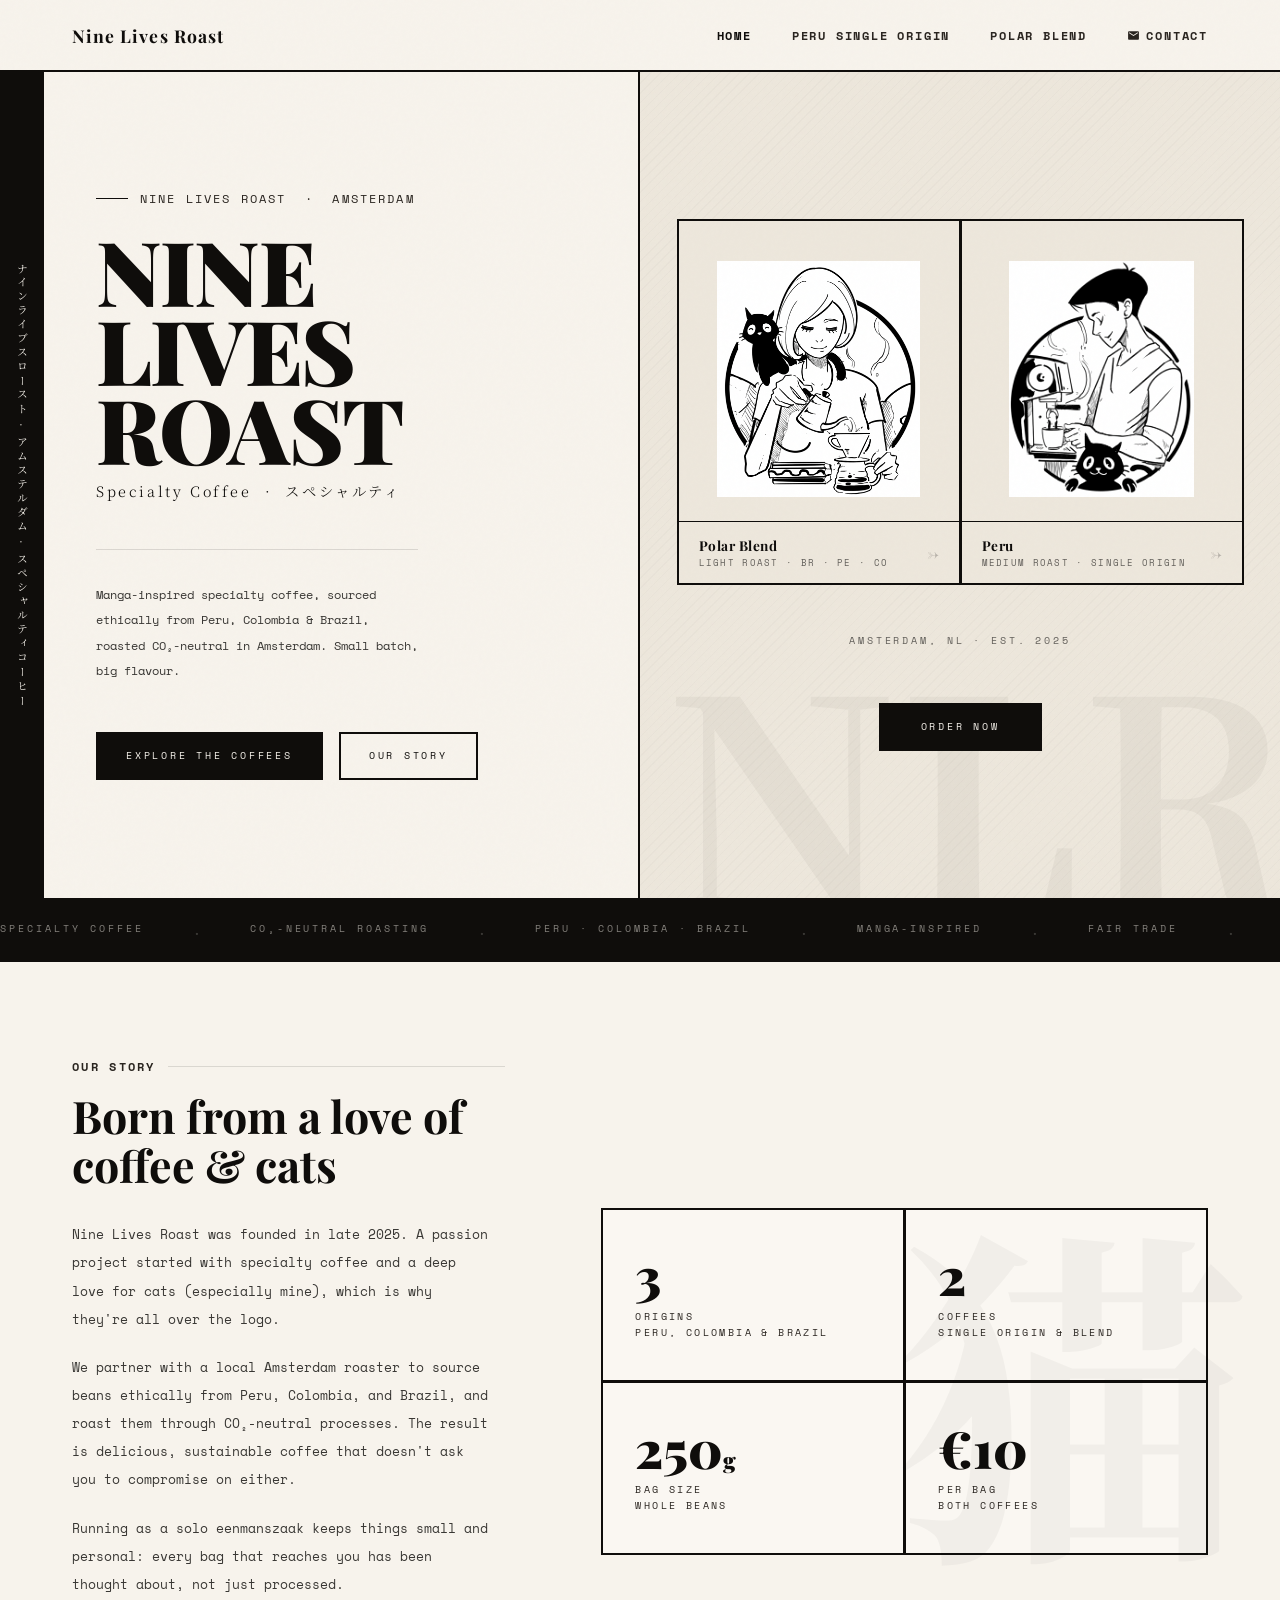
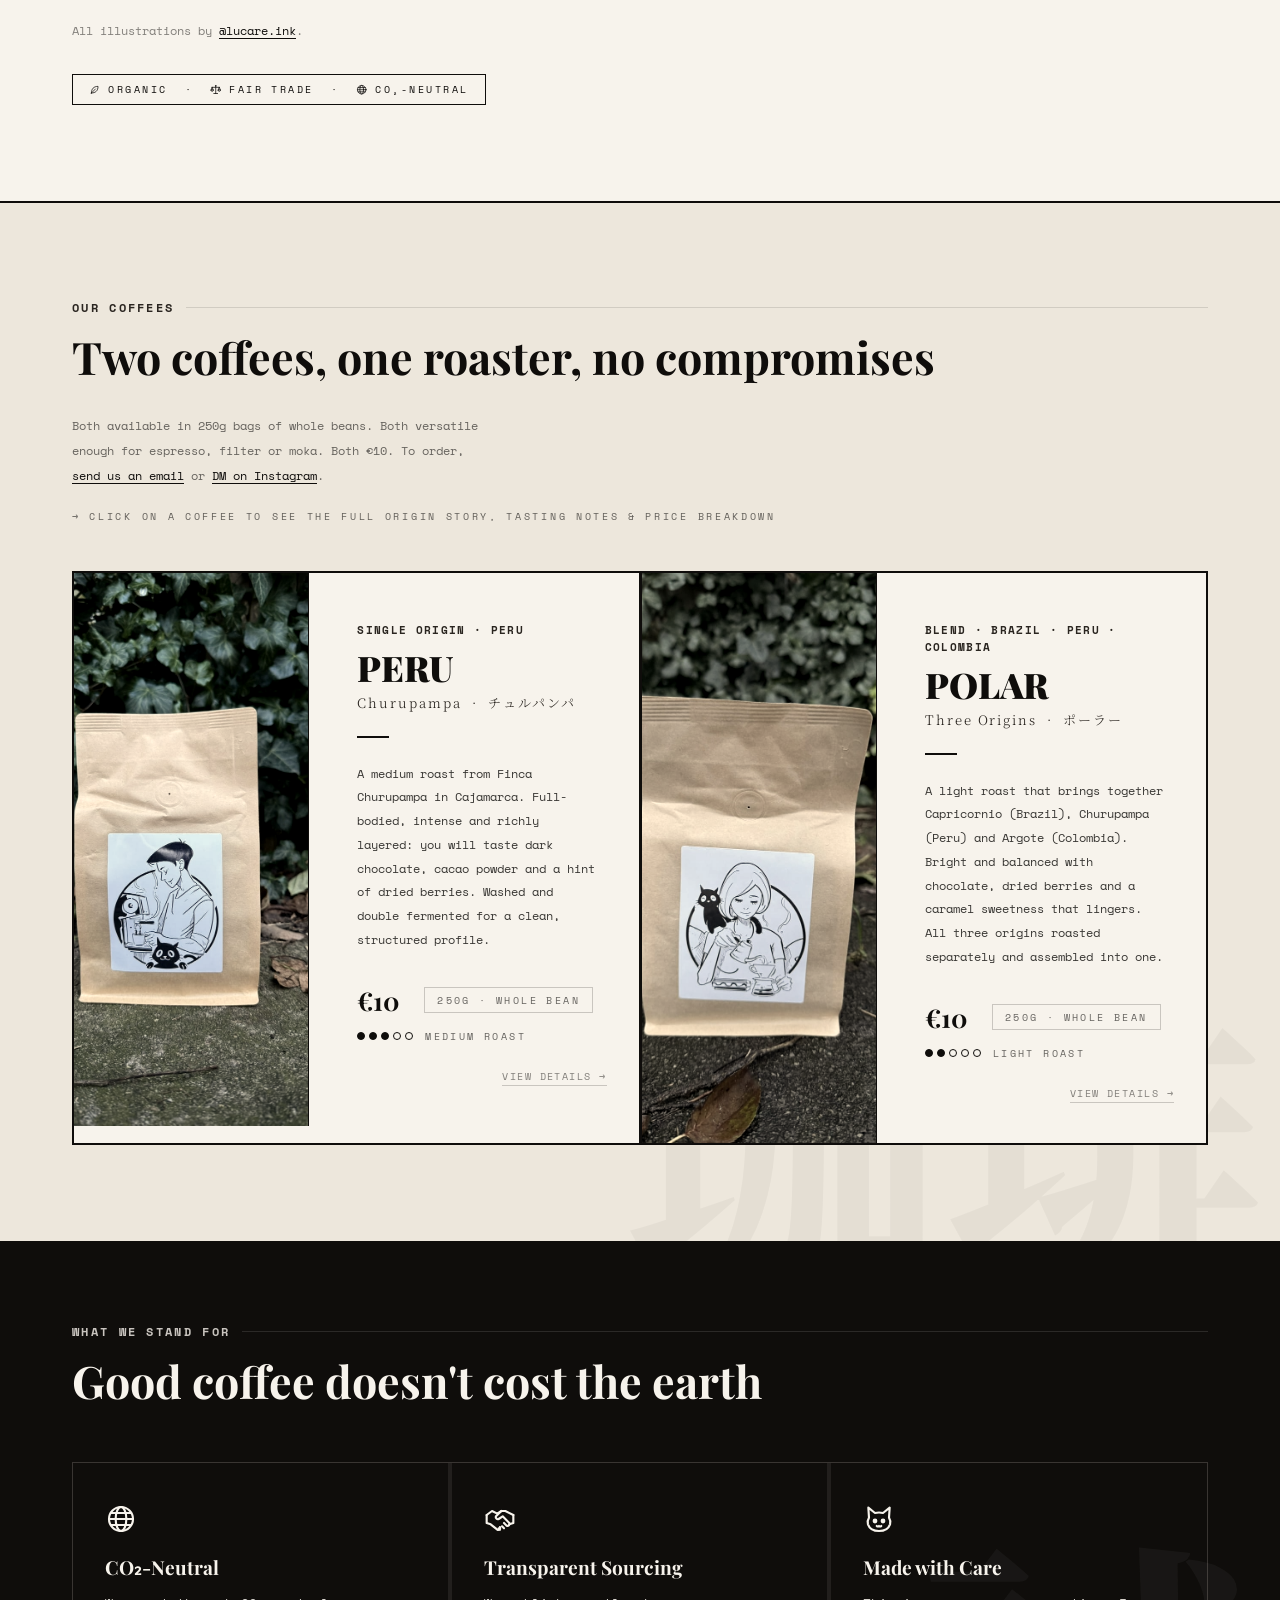
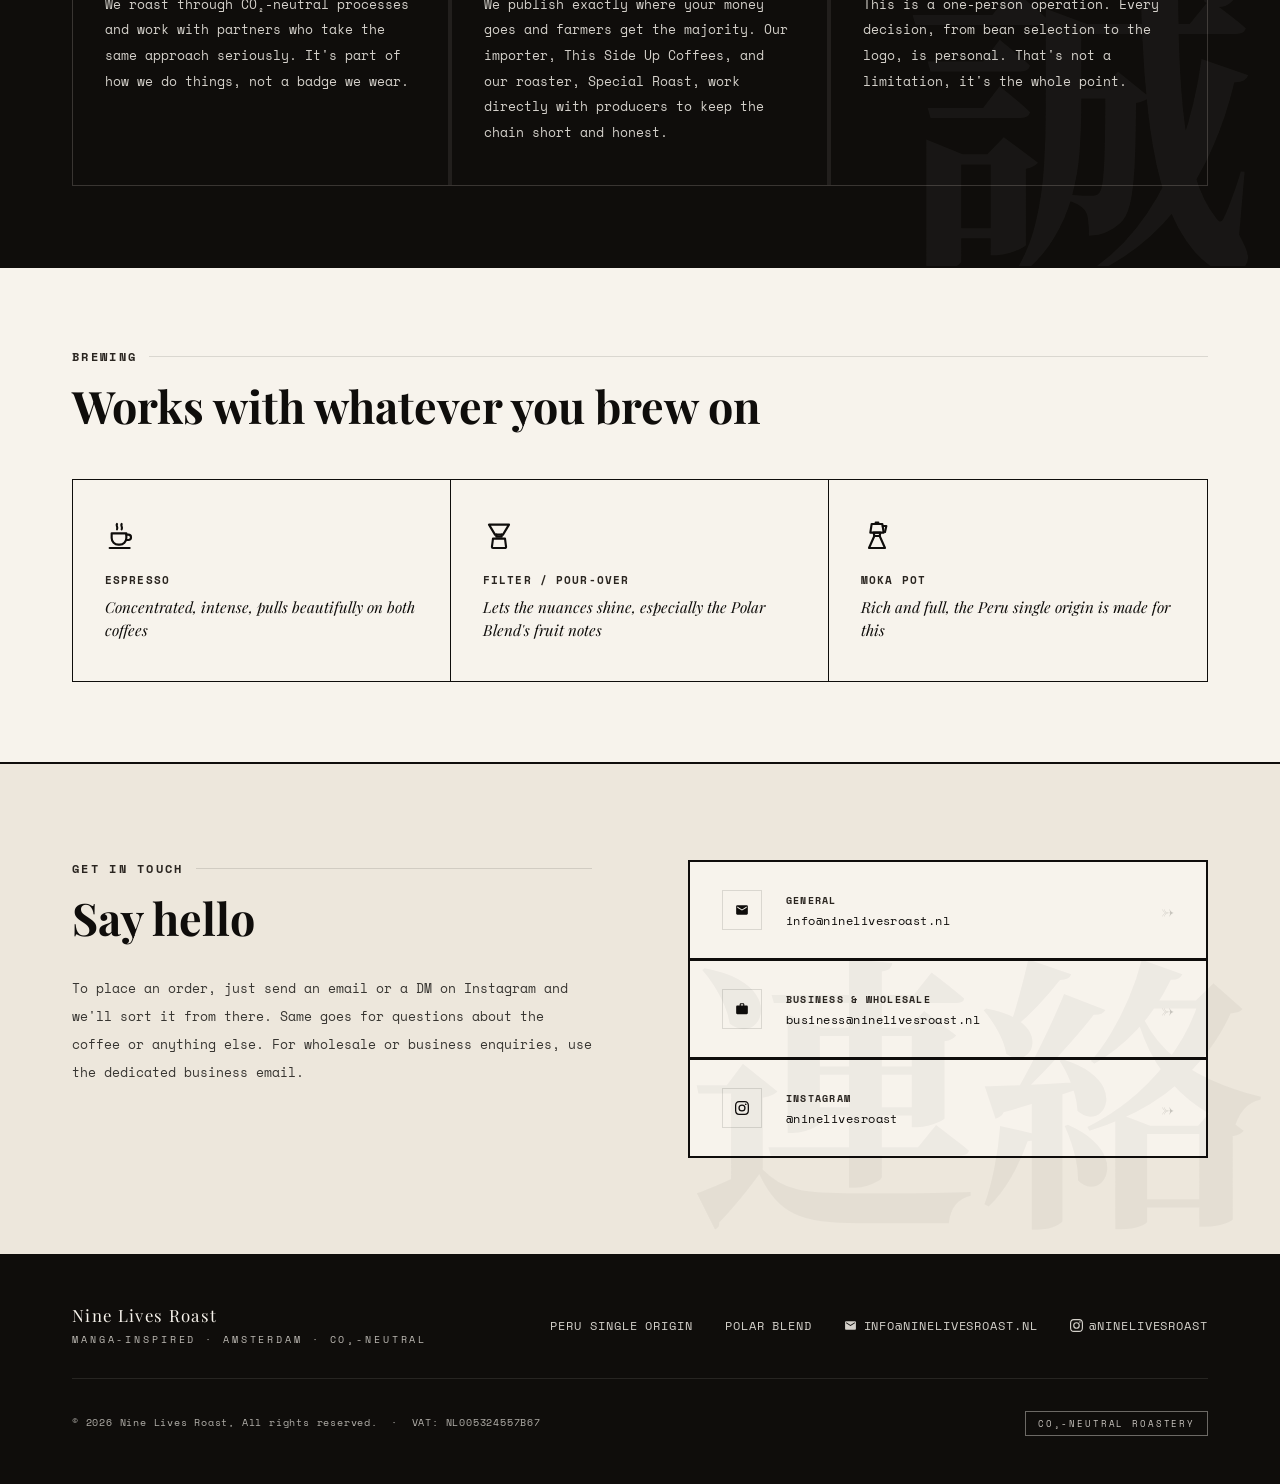
<file: index.html>
<!DOCTYPE html>
<html lang="en">
<head>
  <meta charset="UTF-8" />
  <meta name="viewport" content="width=device-width, initial-scale=1.0" />
  <title>Nine Lives Roast — Specialty Coffee · Amsterdam</title>
  <meta name="description" content="Manga-inspired specialty coffee from Amsterdam: ethically sourced beans from Peru, Colombia &amp; Brazil, roasted CO₂-neutral. 250g bags, €10." />
  <meta property="og:type" content="website" />
  <meta property="og:title" content="Nine Lives Roast — Specialty Coffee · Amsterdam" />
  <meta property="og:description" content="Manga-inspired specialty coffee from Amsterdam: ethically sourced beans from Peru, Colombia &amp; Brazil, roasted CO₂-neutral. 250g bags, €10." />
  <meta property="og:url" content="https://ninelivesroast.nl/" />
  <meta property="og:image" content="https://ninelivesroast.nl/label_lightroast.png" />
  <link rel="icon" href="favicon.svg" type="image/svg+xml" />
  <link rel="icon" href="favicon-32.png" sizes="32x32" type="image/png" />
  <link rel="apple-touch-icon" href="apple-touch-icon.png" />
  <link rel="canonical" href="https://ninelivesroast.nl/" />
  <link rel="preconnect" href="https://fonts.googleapis.com" />
  <link rel="preconnect" href="https://fonts.gstatic.com" crossorigin />
  <link href="https://fonts.googleapis.com/css2?family=Playfair+Display:ital,wght@0,700;0,900;1,700&family=Space+Mono:wght@400;700&family=Noto+Serif+JP:wght@300;400;700&display=swap" rel="stylesheet" />
  <link rel="stylesheet" href="site.css" />
  <style>
    /* Home page only — shared rules live in site.css */

    /* ══════════════════════════════════
       HERO
    ══════════════════════════════════ */
    .hero { min-height: calc(100vh - var(--nav-h)); }

    .hero-left {
      position: relative;
      background: var(--paper);
      display: flex;
      flex-direction: column;
      justify-content: center;
      padding: 5rem 3rem 5rem 6rem;
      z-index: 2;
      border-right: 2px solid var(--ink);
    }

    .hero-title {
      font-family: "Playfair Display", serif;
      font-size: clamp(3.5rem, 7vw, 6.5rem);
      font-weight: 900;
      line-height: .88;
      letter-spacing: -.02em;
      color: var(--ink);
      margin-bottom: .75rem;
    }

    .hero-subtitle {
      font-family: "Noto Serif JP", serif;
      font-size: .9rem;
      font-weight: 300;
      color: var(--ink);
      letter-spacing: .18em;
      margin-bottom: 3rem;
    }

    .hero-intro {
      font-size: .76rem;
      line-height: 2.1;
      color: rgba(15,13,11,.82);
      max-width: 46ch;
      margin-bottom: 3rem;
      border-top: 1px solid var(--rule-lt);
      padding-top: 2rem;
    }

    .hero-cta-row {
      display: flex; flex-wrap: wrap; gap: 1rem; align-items: center;
    }
    .btn-primary {
      display: inline-flex; align-items: center; gap: .5rem;
      background: var(--ink); color: var(--paper);
      font-family: "Space Mono", monospace;
      font-size: .62rem; letter-spacing: .28em;
      text-transform: uppercase; text-decoration: none;
      padding: .9rem 1.75rem;
      transition: background .2s, color .2s;
      border: 2px solid var(--ink);
    }
    .btn-primary, .btn-secondary { white-space: nowrap; }
    .btn-primary:hover { background: transparent; color: var(--ink); }
    .btn-secondary {
      display: inline-flex; align-items: center; gap: .5rem;
      background: transparent; color: var(--ink);
      font-family: "Space Mono", monospace;
      font-size: .62rem; letter-spacing: .28em;
      text-transform: uppercase; text-decoration: none;
      padding: .9rem 1.75rem;
      transition: background .2s, color .2s;
      border: 2px solid var(--ink);
    }
    .btn-secondary:hover { background: var(--ink); color: var(--paper); }

    /* hero right — logo display */
    .hero-right {
      position: relative;
      background: var(--paper-warm);
      display: flex;
      align-items: center;
      justify-content: center;
      overflow: hidden;
    }
    .hero-right::after {
      content: "";
      position: absolute; inset: 0;
      background: repeating-linear-gradient(
        -45deg,
        transparent, transparent 6px,
        rgba(15,13,11,.02) 6px, rgba(15,13,11,.02) 7px
      );
      pointer-events: none;
    }
    .hero-logo-wrap {
      position: relative; z-index: 2;
      display: flex; flex-direction: column;
      align-items: center; gap: 3rem;
      /* cap to the column so the label cards shrink instead of being clipped on 900–1200px screens */
      max-width: calc(100% - 3rem);
    }
    .logo-pair {
      display: flex; gap: 3px;
      background: var(--ink);
      border: 2px solid var(--ink);
      max-width: 100%;
    }
    .logo-cell {
      background: var(--paper-warm);
      display: flex; flex-direction: column;
      align-items: center;
      width: 280px;
      flex: 0 1 280px; min-width: 0;
    }
    .logo-cell-img {
      padding: 2.5rem 2rem 1.5rem;
      display: flex; align-items: center; justify-content: center;
      width: 100%; height: 300px;
    }
    .logo-cell img {
      width: 100%; height: 100%;
      object-fit: contain;
      filter: contrast(1.1);
    }
    .logo-cell-footer {
      width: 100%;
      border-top: 1.5px solid var(--ink);
      padding: .85rem 1.25rem;
      display: flex; align-items: center; justify-content: space-between;
      text-decoration: none;
      background: var(--paper-warm);
      transition: background .2s;
    }
    .logo-cell-footer:hover { background: var(--paper); }
    .logo-cell-name {
      font-family: "Playfair Display", serif;
      font-size: .85rem; font-weight: 700;
      color: var(--ink); letter-spacing: .04em;
    }
    .logo-cell-sub {
      font-size: .58rem; letter-spacing: .14em;
      text-transform: uppercase; color: var(--muted);
      margin-top: .15rem;
    }
    .logo-cell-arrow {
      font-family: "Playfair Display", serif;
      font-size: 1.1rem; color: rgba(15,13,11,.25);
      transition: color .2s, transform .2s;
    }
    .logo-cell-footer:hover .logo-cell-arrow { color: var(--ink); transform: translateX(3px); }
    .hero-stamp {
      font-size: .6rem; letter-spacing: .3em;
      text-transform: uppercase; color: var(--muted);
      text-align: center;
    }

    /* big background text */
    .hero-bg-text {
      position: absolute;
      bottom: -2rem; right: -1rem;
      font-family: "Noto Serif JP", serif;
      font-size: 18rem; font-weight: 700;
      color: rgba(15,13,11,.04);
      line-height: 1; pointer-events: none;
      white-space: nowrap;
    }

    /* ══════════════════════════════════
       PHILOSOPHY STRIP
    ══════════════════════════════════ */
    .philosophy-strip {
      background: var(--ink);
      border-bottom: 2px solid var(--ink);
      overflow: hidden;
      white-space: nowrap;
      padding: .9rem 0;
      position: relative;
    }
    .marquee-track {
      display: inline-flex; gap: 3rem;
      animation: marquee 22s linear infinite;
    }
    .marquee-item {
      font-size: .62rem; letter-spacing: .3em;
      text-transform: uppercase;
      color: rgba(247,243,236,.5);
      flex-shrink: 0;
    }
    .marquee-dot {
      color: rgba(247,243,236,.2);
    }
    @keyframes marquee {
      from { transform: translateX(0); }
      to   { transform: translateX(-50%); }
    }

    /* ══════════════════════════════════
       ABOUT SECTION
    ══════════════════════════════════ */
    .about-section {
      background: var(--paper);
      padding: 6rem 4.5rem;
      display: grid;
      grid-template-columns: 1fr 1.4fr;
      gap: 6rem; align-items: center;
      border-bottom: 2px solid var(--ink);
      position: relative; overflow: hidden;
    }
    .about-section::before {
      content: "猫";
      position: absolute; right: 2rem; top: 50%;
      transform: translateY(-50%);
      font-family: "Noto Serif JP", serif;
      font-size: 22rem; font-weight: 700;
      color: rgba(15,13,11,.035);
      pointer-events: none; line-height: 1;
    }
    .about-text p {
      font-size: .8rem; line-height: 2.2;
      color: rgba(15,13,11,.82); max-width: 52ch;
    }
    .about-text p + p { margin-top: 1.25rem; }
    .about-badge {
      display: inline-flex; gap: .5rem; align-items: center;
      border: 1.5px solid var(--ink);
      padding: .45rem 1rem;
      font-size: .62rem; letter-spacing: .25em;
      text-transform: uppercase; color: var(--ink); margin-top: 2rem;
    }

    /* stats panel */
    .about-stats {
      display: grid;
      grid-template-columns: 1fr 1fr;
      gap: 3px;
      background: var(--ink);
      border: 2px solid var(--ink);
    }
    .stat-cell {
      background: var(--panel-bg);
      padding: 2.5rem 2rem;
      transition: background .2s;
    }
    .stat-cell:hover { background: var(--paper-warm); }
    .stat-num {
      font-family: "Playfair Display", serif;
      font-size: 3.2rem; font-weight: 900;
      color: var(--ink); line-height: 1; margin-bottom: .5rem;
    }
    .stat-num span { font-size: 1.4rem; }
    .stat-label {
      font-size: .6rem; letter-spacing: .25em;
      text-transform: uppercase; color: var(--ink-mid); line-height: 1.6;
    }

    /* ══════════════════════════════════
       PRODUCTS SECTION
    ══════════════════════════════════ */
    .products-section {
      background: var(--paper-warm);
      padding: 6rem 4.5rem;
      border-bottom: 2px solid var(--ink);
      position: relative; overflow: hidden;
    }
    .products-section::before {
      content: "珈琲";
      position: absolute; right: 1rem; bottom: -3rem;
      font-family: "Noto Serif JP", serif;
      font-size: 20rem; font-weight: 700;
      color: rgba(15,13,11,.04);
      pointer-events: none; line-height: 1;
    }
    .products-grid {
      display: grid;
      grid-template-columns: 1fr 1fr;
      gap: 3px;
      background: var(--ink);
      border: 2px solid var(--ink);
      margin-top: 3rem;
    }
    .product-card {
      background: var(--paper);
      transition: background .2s;
      text-decoration: none; color: inherit;
      display: block;
      position: relative; overflow: hidden;
    }
    .product-card:hover { background: var(--panel-bg); }
    .product-card-inner {
      display: grid;
      grid-template-columns: 1fr 1.4fr;
    }
    .product-bag {
      border-right: 1.5px solid var(--ink);
      overflow: hidden;
    }
    .product-bag img {
      width: 100%; height: 100%;
      object-fit: cover;
      filter: saturate(0.7) sepia(0.3) contrast(1.1) brightness(1.0);
      display: block;
      transition: transform 6s ease;
    }
    .product-card:hover .product-bag img { transform: scale(1.04); }
    .product-info {
      /* extra bottom room so the "View details →" label never overlaps the roast pips */
      padding: 3rem 2.5rem 5rem 3rem;
      position: relative;
    }
    .product-info::after {
      content: "View details →";
      position: absolute; bottom: 2.5rem; right: 2rem;
      font-family: "Space Mono", monospace;
      font-size: .6rem; letter-spacing: .15em;
      text-transform: uppercase;
      color: rgba(15,13,11,.5);
      border-bottom: 1.5px solid rgba(15,13,11,.2);
      padding-bottom: 2px;
      transition: color .2s, transform .2s, border-color .2s;
    }
    .product-card:hover .product-info::after { color: var(--ink); transform: translateX(4px); border-color: var(--ink); }
    .product-label {
      font-size: .7rem; letter-spacing: .12em;
      text-transform: uppercase; color: var(--ink-mid); margin-bottom: .75rem; font-weight: 700;
    }
    .product-name {
      font-family: "Playfair Display", serif;
      font-size: 2.2rem; font-weight: 900;
      color: var(--ink); line-height: 1; margin-bottom: .5rem;
    }
    .product-sub {
      font-family: "Noto Serif JP", serif;
      font-size: .82rem; font-weight: 300;
      color: var(--ink-mid); letter-spacing: .15em; margin-bottom: 1.5rem;
    }
    .product-divider {
      width: 2rem; height: 2px;
      background: var(--ink); margin-bottom: 1.5rem;
    }
    .product-desc {
      font-size: .74rem; line-height: 2.0;
      color: rgba(15,13,11,.82); max-width: 40ch; margin-bottom: 2rem;
    }
    .product-meta-row {
      display: flex; gap: 1.5rem; align-items: center;
    }
    .product-price {
      font-family: "Playfair Display", serif;
      font-size: 1.6rem; font-weight: 700; color: var(--ink);
    }
    .product-tag {
      font-size: .6rem; letter-spacing: .25em;
      text-transform: uppercase; color: var(--muted);
      border: 1px solid rgba(15,13,11,.2);
      padding: .3rem .75rem;
    }
    .roast-pip {
      display: inline-flex; gap: 4px; align-items: center; margin-top: .75rem;
    }
    .pip {
      width: 8px; height: 8px; border-radius: 50%;
      border: 1.5px solid var(--ink);
    }
    .pip.filled { background: var(--ink); }
    .roast-label {
      font-size: .6rem; letter-spacing: .25em;
      text-transform: uppercase; color: var(--muted);
      margin-left: .5rem;
    }

    /* ══════════════════════════════════
       VALUES STRIP (dark)
    ══════════════════════════════════ */
    .values-section {
      background: var(--ink);
      padding: 5rem 4.5rem;
      border-bottom: 2px solid var(--ink);
      position: relative; overflow: hidden;
    }
    .values-section::before {
      content: "誠";
      position: absolute; right: 1.5rem; bottom: -5rem;
      font-family: "Noto Serif JP", serif;
      font-size: 22rem; font-weight: 700;
      color: rgba(247,243,236,.04); pointer-events: none;
    }
    .values-section .section-eyebrow { color: rgba(247,243,236,.8); }
    .values-section .section-eyebrow::after { background: rgba(247,243,236,.12); }
    .values-section .section-title { color: var(--paper); margin-bottom: 3.5rem; }
    .values-grid {
      display: grid;
      grid-template-columns: repeat(3, 1fr);
      gap: 3px;
      background: rgba(247,243,236,.08);
      border: 1px solid rgba(247,243,236,.1);
    }
    .value-cell {
      background: var(--ink);
      padding: 2.5rem 2rem;
      border-right: 1px solid rgba(247,243,236,.08);
      transition: background .2s;
    }
    .value-cell:last-child { border-right: none; }
    .value-cell:hover { background: rgba(247,243,236,.04); }
    .value-icon {
      width: 2rem; height: 2rem; margin-bottom: 1.2rem; display: block;
      color: var(--paper);
    }
    .value-name {
      font-family: "Playfair Display", serif;
      font-size: 1.2rem; font-weight: 700;
      color: var(--paper); margin-bottom: .75rem;
    }
    .value-desc {
      font-size: .8rem; line-height: 2.0;
      color: rgba(247,243,236,.85);
    }

    /* ══════════════════════════════════
       METHODS SECTION
    ══════════════════════════════════ */
    .methods-section {
      background: var(--paper);
      padding: 5rem 4.5rem;
      border-bottom: 2px solid var(--ink);
    }
    .methods-grid {
      display: grid;
      grid-template-columns: repeat(3, 1fr);
      border: 1.5px solid var(--ink);
      margin-top: 3rem;
    }
    .method-card {
      padding: 2.5rem 2rem;
      border-right: 1.5px solid var(--ink);
      transition: background .2s;
    }
    .method-card:last-child { border-right: none; }
    .method-card:hover { background: var(--paper-warm); }
    .method-icon { width: 2rem; height: 2rem; margin-bottom: 1.2rem; display: block; color: var(--ink); }
    .method-name {
      font-size: .7rem; letter-spacing: .1em; text-transform: uppercase; color: var(--ink-mid); margin-bottom: .5rem; font-weight: 700;
    }
    .method-desc {
      font-family: "Playfair Display", serif;
      font-style: italic; font-size: .95rem;
      color: var(--ink); line-height: 1.5;
    }

    /* ══════════════════════════════════
       CONTACT SECTION
    ══════════════════════════════════ */
    .contact-section {
      background: var(--paper-warm);
      padding: 6rem 4.5rem;
      display: grid;
      grid-template-columns: 1fr 1fr;
      gap: 6rem; align-items: start;
      border-bottom: 2px solid var(--ink);
      position: relative; overflow: hidden;
    }
    .contact-section::before {
      content: "連絡";
      position: absolute; right: 1rem; bottom: -2rem;
      font-family: "Noto Serif JP", serif;
      font-size: 18rem; font-weight: 700;
      color: rgba(15,13,11,.04); pointer-events: none;
    }
    .contact-text p {
      font-size: .8rem; line-height: 2.2;
      color: rgba(15,13,11,.82);
    }
    .contact-links {
      display: flex; flex-direction: column; gap: 3px;
      background: var(--ink);
      border: 2px solid var(--ink);
    }
    .contact-link-row {
      background: var(--paper);
      padding: 1.75rem 2rem;
      display: flex; align-items: center; gap: 1.5rem;
      text-decoration: none; color: inherit;
      transition: background .2s;
    }
    .contact-link-row:hover { background: var(--panel-bg); }
    .contact-link-icon {
      width: 2.5rem; height: 2.5rem;
      display: flex; align-items: center; justify-content: center;
      border: 1.5px solid var(--rule-lt);
      flex-shrink: 0;
    }
    .contact-link-icon svg { width: 14px; height: 14px; fill: var(--ink); }
    .contact-link-label {
      font-size: .65rem; letter-spacing: .12em;
      text-transform: uppercase; color: var(--ink-mid); margin-bottom: .25rem; font-weight: 700;
    }
    .contact-link-val {
      font-size: .72rem; color: var(--ink); letter-spacing: .04em;
      overflow-wrap: anywhere;
    }
    .contact-link-arrow {
      margin-left: auto;
      font-family: "Playfair Display", serif;
      font-size: 1.2rem; color: rgba(15,13,11,.2);
      transition: color .2s, transform .2s;
    }
    .contact-link-row:hover .contact-link-arrow { color: var(--ink); transform: translateX(4px); }

    /* ══════════════════════════════════
       RESPONSIVE
    ══════════════════════════════════ */
    @media (max-width: 900px) {
      /* hero */
      .hero { min-height: auto; }
      .hero-left { padding: 3rem 1.25rem 3rem 1.25rem; border-right: none; border-bottom: 2px solid var(--ink); }
      .hero-right { height: auto; min-height: 0; width: 100%; }
      .hero-bg-text { font-size: 8rem; }

      /* logo pair */
      .logo-pair { flex-direction: column; width: 100%; max-width: none; }
      .logo-cell { width: 100%; flex-basis: auto; }
      .logo-cell-img { height: 220px; }
      .hero-logo-wrap { padding: 2rem 0 2.5rem; width: 100%; max-width: none; align-items: stretch; gap: 1.5rem; }
      .logo-cell-footer { padding: 1rem 1.25rem; }
      .logo-cell-name { font-size: .8rem; }
      .logo-cell-sub { font-size: .55rem; }

      /* about */
      .about-section { grid-template-columns: 1fr; gap: 3rem; padding: 3.5rem 1.25rem; }
      .about-section::before { font-size: 10rem; right: 0; }
      .about-stats { grid-template-columns: 1fr 1fr; }

      /* products */
      .products-section { padding: 3.5rem 1.25rem; }
      .products-section::before { font-size: 9rem; }
      .products-grid { grid-template-columns: 1fr; }
      .product-card-inner { grid-template-columns: 1fr; }
      .product-bag { border-right: none; border-bottom: 1.5px solid var(--ink); height: 220px; }
      .product-info { padding: 2rem 1.5rem 3.5rem; }

      /* values */
      .values-section { padding: 3.5rem 1.25rem; }
      .values-section::before { font-size: 10rem; }
      .values-grid { grid-template-columns: 1fr; }
      .value-cell { border-right: none; border-bottom: 1px solid rgba(247,243,236,.08); }
      .value-cell:last-child { border-bottom: none; }

      /* methods */
      .methods-section { padding: 3.5rem 1.25rem; }
      .methods-grid { grid-template-columns: 1fr; }
      .method-card { border-right: none; border-bottom: 1.5px solid var(--ink); }
      .method-card:last-child { border-bottom: none; }

      /* contact */
      .contact-link-row { padding: 1.5rem 1.25rem; gap: 1rem; }
      .contact-section { grid-template-columns: minmax(0, 1fr); gap: 2.5rem; padding: 3.5rem 1.25rem; }
      .contact-section::before { font-size: 9rem; }
    }
  </style>
</head>
<body>

<!-- ═══ NAV ═════════════════════════════════════════════ -->
<nav>
  <a href="index.html" class="nav-brand">Nine Lives Roast</a>
  <div class="nav-links">
    <a href="index.html" class="nav-link active">Home</a>
    <a href="nlr-peru-passport.html" class="nav-link">Peru Single Origin</a>
    <a href="nlr-polar-blend.html" class="nav-link">Polar Blend</a>
    <a href="#contact" class="nav-link">
      <svg viewBox="0 0 24 24"><path d="M20 4H4c-1.1 0-2 .9-2 2v12c0 1.1.9 2 2 2h16c1.1 0 2-.9 2-2V6c0-1.1-.9-2-2-2zm0 4l-8 5-8-5V6l8 5 8-5v2z"/></svg>
      Contact
    </a>
  </div>
  <button class="nav-hamburger" id="hamburger" aria-label="Open menu" aria-expanded="false" aria-controls="navDrawer">
    <span></span><span></span><span></span>
  </button>
</nav>

<div class="nav-drawer" id="navDrawer">
  <a href="index.html" class="nav-link active">Home</a>
  <a href="nlr-peru-passport.html" class="nav-link">Peru Single Origin</a>
  <a href="nlr-polar-blend.html" class="nav-link">Polar Blend</a>
  <a href="#contact" class="nav-link" id="drawerContact">Contact</a>
</div>

<!-- ═══ HERO ═════════════════════════════════════════════ -->
<section class="hero">
  <div class="hero-left">
  <div class="jp-strip">ナインライブスロースト · アムステルダム · スペシャルティコーヒー</div>
    <div class="brand-tag">Nine Lives Roast &nbsp;·&nbsp; Amsterdam</div>
    <h1 class="hero-title">NINE<br>LIVES<br>ROAST</h1>
    <p class="hero-subtitle">Specialty Coffee &nbsp;·&nbsp; スペシャルティ</p>

    <p class="hero-intro">
      Manga-inspired specialty coffee, sourced ethically from Peru, Colombia & Brazil,
      roasted CO₂-neutral in Amsterdam. Small batch, big flavour.
    </p>

    <div class="hero-cta-row">
      <a href="#products" class="btn-primary">Explore the coffees</a>
      <a href="#about" class="btn-secondary">Our story</a>
    </div>
  </div>

  <div class="hero-right">
    <div class="hero-bg-text">NLR</div>
    <div class="hero-logo-wrap">
      <div class="logo-pair">
        <div class="logo-cell">
          <div class="logo-cell-img">
            <img src="label_lightroast.png" alt="Nine Lives Roast — Polar Blend label" />
          </div>
          <a href="nlr-polar-blend.html" class="logo-cell-footer">
            <div>
              <div class="logo-cell-name">Polar Blend</div>
              <div class="logo-cell-sub">Light Roast · BR · PE · CO</div>
            </div>
            <span class="logo-cell-arrow">→</span>
          </a>
        </div>
        <div class="logo-cell">
          <div class="logo-cell-img">
            <img src="label_peru.png" alt="Nine Lives Roast — Peru label" />
          </div>
          <a href="nlr-peru-passport.html" class="logo-cell-footer">
            <div>
              <div class="logo-cell-name">Peru</div>
              <div class="logo-cell-sub">Medium Roast · Single Origin</div>
            </div>
            <span class="logo-cell-arrow">→</span>
          </a>
        </div>
      </div>
      <div class="hero-stamp">Amsterdam, NL · Est. 2025</div>
      <a href="#contact" class="btn-primary" style="padding:.9rem 2.5rem; margin-top:.5rem;">Order now</a>
    </div>
  </div>
</section>

<!-- ═══ MARQUEE ══════════════════════════════════════════ -->
<div class="philosophy-strip">
  <div class="marquee-track">
    <!-- repeated for seamless loop -->
    <span class="marquee-item">Specialty Coffee</span>
    <span class="marquee-dot">·</span>
    <span class="marquee-item">CO₂-Neutral Roasting</span>
    <span class="marquee-dot">·</span>
    <span class="marquee-item">Peru · Colombia · Brazil</span>
    <span class="marquee-dot">·</span>
    <span class="marquee-item">Manga-Inspired</span>
    <span class="marquee-dot">·</span>
    <span class="marquee-item">Fair Trade</span>
    <span class="marquee-dot">·</span>
    <span class="marquee-item">Amsterdam</span>
    <span class="marquee-dot">·</span>
    <span class="marquee-item">Organic</span>
    <span class="marquee-dot">·</span>
    <span class="marquee-item">Small Batch</span>
    <span class="marquee-dot">·</span>
    <span class="marquee-item">スペシャルティコーヒー</span>
    <span class="marquee-dot">·</span>
    <span class="marquee-item">Specialty Coffee</span>
    <span class="marquee-dot">·</span>
    <span class="marquee-item">CO₂-Neutral Roasting</span>
    <span class="marquee-dot">·</span>
    <span class="marquee-item">Peru · Colombia · Brazil</span>
    <span class="marquee-dot">·</span>
    <span class="marquee-item">Manga-Inspired</span>
    <span class="marquee-dot">·</span>
    <span class="marquee-item">Fair Trade</span>
    <span class="marquee-dot">·</span>
    <span class="marquee-item">Amsterdam</span>
    <span class="marquee-dot">·</span>
    <span class="marquee-item">Organic</span>
    <span class="marquee-dot">·</span>
    <span class="marquee-item">Small Batch</span>
    <span class="marquee-dot">·</span>
    <span class="marquee-item">スペシャルティコーヒー</span>
    <span class="marquee-dot">·</span>
  </div>
</div>

<!-- ═══ ABOUT ════════════════════════════════════════════ -->
<section class="about-section" id="about">
  <div class="about-text">
    <div class="section-eyebrow">Our Story</div>
    <h2 class="section-title">Born from a love of coffee &amp; cats</h2>
    <p>Nine Lives Roast was founded in late 2025. A passion project started with specialty coffee and a deep love for cats (especially mine), which is why they're all over the logo.</p>
    <p>We partner with a local Amsterdam roaster to source beans ethically from Peru, Colombia, and Brazil, and roast them through CO₂-neutral processes. The result is delicious, sustainable coffee that doesn't ask you to compromise on either.</p>
    <p>Running as a solo eenmanszaak keeps things small and personal: every bag that reaches you has been thought about, not just processed.</p>
    <p style="font-size:.72rem; line-height:2.0; color:rgba(15,13,11,.5);">All illustrations by <a href="https://www.instagram.com/lucare.ink/" target="_blank" rel="noopener" style="color:var(--ink); text-decoration:underline; text-underline-offset:3px;">@lucare.ink</a>.</p>
    <div class="about-badge"><svg class="badge-icon" aria-hidden="true"><use href="icons.svg#leaf"/></svg> Organic &nbsp;·&nbsp; <svg class="badge-icon" aria-hidden="true"><use href="icons.svg#scale"/></svg> Fair Trade &nbsp;·&nbsp; <svg class="badge-icon" aria-hidden="true"><use href="icons.svg#globe"/></svg> CO₂-Neutral</div>
  </div>

  <div class="about-stats">
    <div class="stat-cell">
      <div class="stat-num">3<span></span></div>
      <div class="stat-label">Origins<br>Peru, Colombia &amp; Brazil</div>
    </div>
    <div class="stat-cell">
      <div class="stat-num">2<span></span></div>
      <div class="stat-label">Coffees<br>Single origin &amp; blend</div>
    </div>
    <div class="stat-cell">
      <div class="stat-num">250<span>g</span></div>
      <div class="stat-label">Bag size<br>Whole beans</div>
    </div>
    <div class="stat-cell">
      <div class="stat-num">€10<span></span></div>
      <div class="stat-label">Per bag<br>Both coffees</div>
    </div>
  </div>
</section>

<!-- ═══ PRODUCTS ══════════════════════════════════════════ -->
<section class="products-section" id="products">
  <div class="section-eyebrow">Our Coffees</div>
  <h2 class="section-title">Two coffees, one roaster, no compromises</h2>
  <p style="font-size:.78rem; line-height:2.0; color:rgba(15,13,11,.6); max-width:58ch;">Both available in 250g bags of whole beans. Both versatile enough for espresso, filter or moka. Both €10. To order, <a href="mailto:info@ninelivesroast.nl" style="color:var(--ink); text-decoration:underline; text-underline-offset:3px;">send us an email</a> or <a href="https://www.instagram.com/ninelivesroast" target="_blank" rel="noopener" style="color:var(--ink); text-decoration:underline; text-underline-offset:3px;">DM on Instagram</a>.</p>

  <div style="font-size:.6rem; letter-spacing:.28em; text-transform:uppercase; color:var(--muted); margin-top:1.25rem;">
    → Click on a coffee to see the full origin story, tasting notes &amp; price breakdown
  </div>

  <div class="products-grid">

    <a href="nlr-peru-passport.html" class="product-card">
      <div class="product-card-inner">
        <div class="product-bag">
          <img src="peru_bag.jpeg" alt="Peru Single Origin bag" loading="lazy" />
        </div>
        <div class="product-info">
          <div class="product-label">Single Origin · Peru</div>
          <div class="product-name">PERU</div>
          <div class="product-sub">Churupampa &nbsp;·&nbsp; チュルパンパ</div>
          <div class="product-divider"></div>
          <div class="product-desc">
            A medium roast from Finca Churupampa in Cajamarca. Full-bodied, intense and richly layered: you will taste
            dark chocolate, cacao powder and a hint of dried berries. Washed and double fermented
            for a clean, structured profile.
          </div>
          <div class="product-meta-row">
            <div class="product-price">€10</div>
            <div class="product-tag">250g · Whole Bean</div>
          </div>
          <div class="roast-pip">
            <span class="pip filled"></span>
            <span class="pip filled"></span>
            <span class="pip filled"></span>
            <span class="pip"></span>
            <span class="pip"></span>
            <span class="roast-label">Medium Roast</span>
          </div>
        </div>
      </div>
    </a>

    <a href="nlr-polar-blend.html" class="product-card">
      <div class="product-card-inner">
        <div class="product-bag">
          <img src="polar_bag.jpeg" alt="Polar Blend bag" loading="lazy" />
        </div>
        <div class="product-info">
          <div class="product-label">Blend · Brazil · Peru · Colombia</div>
          <div class="product-name">POLAR</div>
          <div class="product-sub">Three Origins &nbsp;·&nbsp; ポーラー</div>
          <div class="product-divider"></div>
          <div class="product-desc">
            A light roast that brings together Capricornio (Brazil), Churupampa (Peru) and Argote (Colombia).
            Bright and balanced with chocolate, dried berries and a caramel sweetness that lingers.
            All three origins roasted separately and assembled into one.
          </div>
          <div class="product-meta-row">
            <div class="product-price">€10</div>
            <div class="product-tag">250g · Whole Bean</div>
          </div>
          <div class="roast-pip">
            <span class="pip filled"></span>
            <span class="pip filled"></span>
            <span class="pip"></span>
            <span class="pip"></span>
            <span class="pip"></span>
            <span class="roast-label">Light Roast</span>
          </div>
        </div>
      </div>
    </a>

  </div>
</section>

<!-- ═══ VALUES ════════════════════════════════════════════ -->
<section class="values-section">
  <div class="section-eyebrow">What we stand for</div>
  <h2 class="section-title">Good coffee doesn't cost the earth</h2>
  <div class="values-grid">
    <div class="value-cell">
      <svg class="value-icon" aria-hidden="true"><use href="icons.svg#globe"/></svg>
      <div class="value-name">CO₂-Neutral</div>
      <div class="value-desc">We roast through CO₂-neutral processes and work with partners who take the same approach seriously. It's part of how we do things, not a badge we wear.</div>
    </div>
    <div class="value-cell">
      <svg class="value-icon" aria-hidden="true"><use href="icons.svg#handshake"/></svg>
      <div class="value-name">Transparent Sourcing</div>
      <div class="value-desc">We publish exactly where your money goes and farmers get the majority. Our importer, This Side Up Coffees, and our roaster, Special Roast, work directly with producers to keep the chain short and honest.</div>
    </div>
    <div class="value-cell">
      <svg class="value-icon" aria-hidden="true"><use href="icons.svg#cat"/></svg>
      <div class="value-name">Made with Care</div>
      <div class="value-desc">This is a one-person operation. Every decision, from bean selection to the logo, is personal. That's not a limitation, it's the whole point.</div>
    </div>
  </div>
</section>

<!-- ═══ BREWING METHODS ═══════════════════════════════════ -->
<section class="methods-section">
  <div class="section-eyebrow">Brewing</div>
  <h2 class="section-title">Works with whatever you brew on</h2>
  <div class="methods-grid">
    <div class="method-card">
      <svg class="method-icon" aria-hidden="true"><use href="icons.svg#espresso"/></svg>
      <div class="method-name">Espresso</div>
      <div class="method-desc">Concentrated, intense, pulls beautifully on both coffees</div>
    </div>
    <div class="method-card">
      <svg class="method-icon" aria-hidden="true"><use href="icons.svg#pourover"/></svg>
      <div class="method-name">Filter / Pour-over</div>
      <div class="method-desc">Lets the nuances shine, especially the Polar Blend's fruit notes</div>
    </div>
    <div class="method-card">
      <svg class="method-icon" aria-hidden="true"><use href="icons.svg#moka"/></svg>
      <div class="method-name">Moka Pot</div>
      <div class="method-desc">Rich and full, the Peru single origin is made for this</div>
    </div>
  </div>
</section>

<!-- ═══ CONTACT ═══════════════════════════════════════════ -->
<section class="contact-section" id="contact">
  <div class="contact-text">
    <div class="section-eyebrow">Get in touch</div>
    <h2 class="section-title">Say hello</h2>
    <p>To place an order, just send an email or a DM on Instagram and we'll sort it from there. Same goes for questions about the coffee or anything else. For wholesale or business enquiries, use the dedicated business email.</p>
  </div>

  <div class="contact-links">

    <a href="mailto:info@ninelivesroast.nl" class="contact-link-row">
      <div class="contact-link-icon">
        <svg viewBox="0 0 24 24"><path d="M20 4H4c-1.1 0-2 .9-2 2v12c0 1.1.9 2 2 2h16c1.1 0 2-.9 2-2V6c0-1.1-.9-2-2-2zm0 4l-8 5-8-5V6l8 5 8-5v2z"/></svg>
      </div>
      <div>
        <div class="contact-link-label">General</div>
        <div class="contact-link-val">info@ninelivesroast.nl</div>
      </div>
      <span class="contact-link-arrow">→</span>
    </a>

    <a href="mailto:business@ninelivesroast.nl" class="contact-link-row">
      <div class="contact-link-icon">
        <svg viewBox="0 0 24 24"><path d="M20 6H16V4c0-1.11-.89-2-2-2h-4c-1.11 0-2 .89-2 2v2H4c-1.11 0-2 .89-2 2v11c0 1.11.89 2 2 2h16c1.11 0 2-.89 2-2V8c0-1.11-.89-2-2-2zm-6 0h-4V4h4v2z"/></svg>
      </div>
      <div>
        <div class="contact-link-label">Business &amp; Wholesale</div>
        <div class="contact-link-val">business@ninelivesroast.nl</div>
      </div>
      <span class="contact-link-arrow">→</span>
    </a>

    <a href="https://www.instagram.com/ninelivesroast" target="_blank" rel="noopener" class="contact-link-row">
      <div class="contact-link-icon">
        <svg viewBox="0 0 24 24"><path d="M12 2.163c3.204 0 3.584.012 4.85.07 3.252.148 4.771 1.691 4.919 4.919.058 1.265.069 1.645.069 4.849 0 3.205-.012 3.584-.069 4.849-.149 3.225-1.664 4.771-4.919 4.919-1.266.058-1.644.07-4.85.07-3.204 0-3.584-.012-4.849-.07-3.26-.149-4.771-1.699-4.919-4.92-.058-1.265-.07-1.644-.07-4.849 0-3.204.013-3.583.07-4.849.149-3.227 1.664-4.771 4.919-4.919 1.266-.057 1.645-.069 4.849-.069zM12 0C8.741 0 8.333.014 7.053.072 2.695.272.273 2.69.073 7.052.014 8.333 0 8.741 0 12c0 3.259.014 3.668.072 4.948.2 4.358 2.618 6.78 6.98 6.98C8.333 23.986 8.741 24 12 24c3.259 0 3.668-.014 4.948-.072 4.354-.2 6.782-2.618 6.979-6.98.059-1.28.073-1.689.073-4.948 0-3.259-.014-3.667-.072-4.947-.196-4.354-2.617-6.78-6.979-6.98C15.668.014 15.259 0 12 0zm0 5.838a6.162 6.162 0 100 12.324 6.162 6.162 0 000-12.324zM12 16a4 4 0 110-8 4 4 0 010 8zm6.406-11.845a1.44 1.44 0 100 2.881 1.44 1.44 0 000-2.881z"/></svg>
      </div>
      <div>
        <div class="contact-link-label">Instagram</div>
        <div class="contact-link-val">@ninelivesroast</div>
      </div>
      <span class="contact-link-arrow">→</span>
    </a>

  </div>
</section>

<!-- ═══ FOOTER ═══════════════════════════════════════════ -->
<footer>
  <div class="footer-top">
    <div>
      <div class="footer-brand">Nine Lives Roast</div>
      <div class="footer-sub">Manga-inspired · Amsterdam · CO₂-neutral</div>
    </div>
    <div class="footer-links">
      <a href="nlr-peru-passport.html" class="footer-link">Peru Single Origin</a>
      <a href="nlr-polar-blend.html" class="footer-link">Polar Blend</a>
      <a href="mailto:info@ninelivesroast.nl" class="footer-link">
        <svg viewBox="0 0 24 24"><path d="M20 4H4c-1.1 0-2 .9-2 2v12c0 1.1.9 2 2 2h16c1.1 0 2-.9 2-2V6c0-1.1-.9-2-2-2zm0 4l-8 5-8-5V6l8 5 8-5v2z"/></svg>
        info@ninelivesroast.nl
      </a>
      <a href="https://www.instagram.com/ninelivesroast" target="_blank" rel="noopener" class="footer-link">
        <svg viewBox="0 0 24 24"><path d="M12 2.163c3.204 0 3.584.012 4.85.07 3.252.148 4.771 1.691 4.919 4.919.058 1.265.069 1.645.069 4.849 0 3.205-.012 3.584-.069 4.849-.149 3.225-1.664 4.771-4.919 4.919-1.266.058-1.644.07-4.85.07-3.204 0-3.584-.012-4.849-.07-3.26-.149-4.771-1.699-4.919-4.92-.058-1.265-.07-1.644-.07-4.849 0-3.204.013-3.583.07-4.849.149-3.227 1.664-4.771 4.919-4.919 1.266-.057 1.645-.069 4.849-.069zM12 0C8.741 0 8.333.014 7.053.072 2.695.272.273 2.69.073 7.052.014 8.333 0 8.741 0 12c0 3.259.014 3.668.072 4.948.2 4.358 2.618 6.78 6.98 6.98C8.333 23.986 8.741 24 12 24c3.259 0 3.668-.014 4.948-.072 4.354-.2 6.782-2.618 6.979-6.98.059-1.28.073-1.689.073-4.948 0-3.259-.014-3.667-.072-4.947-.196-4.354-2.617-6.78-6.979-6.98C15.668.014 15.259 0 12 0zm0 5.838a6.162 6.162 0 100 12.324 6.162 6.162 0 000-12.324zM12 16a4 4 0 110-8 4 4 0 010 8zm6.406-11.845a1.44 1.44 0 100 2.881 1.44 1.44 0 000-2.881z"/></svg>
        @ninelivesroast
      </a>
    </div>
  </div>
  <div class="footer-bottom">
    <div class="footer-legal">
      © 2026 Nine Lives Roast, All rights reserved. &nbsp;·&nbsp; VAT: NL005324557B67
    </div>
    <div class="co2-badge">CO₂-neutral roastery</div>
  </div>
</footer>

<script src="site.js"></script>
</body>
</html>
</file>
<file: site.css>
/* ══════════════════════════════════
   Nine Lives Roast — shared styles
   Used by every page. Page-specific rules live in product.css
   (coffee detail pages) or the page's own <style> block.
══════════════════════════════════ */
:root {
  --ink:        #0f0d0b;
  --ink-mid:    #2a2520;
  --paper:      #f7f3ec;
  --paper-warm: #ede7dc;
  --panel-bg:   #faf7f2;
  --rule-lt:    rgba(15,13,11,.12);
  --muted:      rgba(15,13,11,.62); /* ≥4.5:1 on paper for small labels */
  --nav-h:      4.5rem;
  --title-gap:  2rem;
}

*, *::before, *::after { box-sizing: border-box; margin: 0; padding: 0; }

/* scroll-padding keeps #anchor targets from landing under the fixed nav */
html { scroll-behavior: smooth; scroll-padding-top: var(--nav-h); }

body {
  background: var(--paper);
  color: var(--ink);
  font-family: "Space Mono", monospace;
  overflow-x: hidden;
}

/* grain overlay */
body::after {
  content: "";
  position: fixed; inset: 0; pointer-events: none; z-index: 9999;
  background-image: url("data:image/svg+xml,%3Csvg viewBox='0 0 300 300' xmlns='http://www.w3.org/2000/svg'%3E%3Cfilter id='n'%3E%3CfeTurbulence type='fractalNoise' baseFrequency='0.75' numOctaves='4' stitchTiles='stitch'/%3E%3C/filter%3E%3Crect width='100%25' height='100%25' filter='url(%23n)' opacity='0.04'/%3E%3C/svg%3E");
  opacity: .5; mix-blend-mode: multiply;
}

/* ══════════════════════════════════
   NAV
══════════════════════════════════ */
nav {
  position: fixed; top: 0; left: 0; right: 0;
  z-index: 1000;
  background: var(--paper);
  border-bottom: 2px solid var(--ink);
  display: flex; align-items: center; justify-content: space-between;
  padding: 0 4.5rem;
  height: var(--nav-h);
}
.nav-brand {
  font-family: "Playfair Display", serif;
  font-size: 1.1rem; font-weight: 700;
  letter-spacing: .06em; color: var(--ink);
  text-decoration: none;
}
.nav-links {
  display: flex; gap: 2.5rem; align-items: center;
}
.nav-link {
  font-size: .75rem; letter-spacing: .15em;
  text-transform: uppercase; color: var(--ink-mid);
  font-weight: 700;
  text-decoration: none;
  transition: color .2s;
  display: flex; align-items: center; gap: .4rem;
}
.nav-link:hover { color: var(--ink); }
.nav-link.active { color: var(--ink); }
.nav-link svg { width: 13px; height: 13px; fill: currentColor; }

/* hamburger */
.nav-hamburger {
  display: none;
  flex-direction: column; gap: 5px;
  background: none; border: none; cursor: pointer;
  padding: .5rem;
}
.nav-hamburger span {
  display: block; width: 22px; height: 2px;
  background: var(--ink);
  transition: transform .25s, opacity .25s;
}
.nav-hamburger.open span:nth-child(1) { transform: translateY(7px) rotate(45deg); }
.nav-hamburger.open span:nth-child(2) { opacity: 0; }
.nav-hamburger.open span:nth-child(3) { transform: translateY(-7px) rotate(-45deg); }

/* mobile drawer — hidden by default everywhere */
.nav-drawer {
  position: fixed; top: var(--nav-h); left: 0; right: 0;
  background: var(--paper);
  border-bottom: 2px solid var(--ink);
  z-index: 999;
  flex-direction: column;
  transform: translateY(-105%);
  /* visibility keeps closed-drawer links out of the tab order / screen readers */
  visibility: hidden;
  transition: transform .3s ease, visibility 0s linear .3s;
  display: none;
}
.nav-drawer.open { visibility: visible; transition: transform .3s ease, visibility 0s; }
.nav-drawer .nav-link {
  padding: 1.1rem 1.5rem;
  border-bottom: 1px solid var(--rule-lt);
  font-size: .7rem;
  display: flex;
}
.nav-drawer .nav-link:last-child { border-bottom: none; }

/* ══════════════════════════════════
   HERO (shared frame)
══════════════════════════════════ */
.hero {
  margin-top: var(--nav-h); /* was 4rem: fixed nav is 4.5rem tall, so 0.5rem of the hero sat under it */
  position: relative;
  display: grid;
  grid-template-columns: 1fr 1fr;
  overflow: hidden;
  border-bottom: 2px solid var(--ink);
}

/* vertical JP strip */
.jp-strip {
  position: absolute;
  top: 0; left: 0; bottom: 0;
  width: 2.75rem;
  background: var(--ink);
  display: flex;
  align-items: center;
  justify-content: center;
  writing-mode: vertical-rl;
  font-family: "Noto Serif JP", serif;
  font-size: .68rem;
  letter-spacing: .28em;
  color: var(--paper);
  z-index: 3;
}

.brand-tag {
  font-size: .75rem; letter-spacing: .18em;
  text-transform: uppercase;
  color: var(--ink-mid);
  display: flex; align-items: center; gap: .75rem;
  margin-bottom: 1.5rem;
}
.brand-tag::before {
  content: "";
  display: inline-block;
  width: 2rem; height: 1px;
  background: var(--ink);
}

/* ══════════════════════════════════
   SECTION HEADINGS
══════════════════════════════════ */
.section-eyebrow {
  font-size: .72rem; letter-spacing: .2em; text-transform: uppercase; color: var(--ink-mid); font-weight: 700;
  margin-bottom: 1rem;
  display: flex; align-items: center; gap: .75rem;
}
.section-eyebrow::after {
  content: ""; flex: 1; height: 1px;
  background: var(--rule-lt);
}
.section-title {
  font-family: "Playfair Display", serif;
  font-size: clamp(1.8rem, 3.5vw, 3rem);
  font-weight: 700;
  color: var(--ink);
  margin-bottom: var(--title-gap);
  line-height: 1.1;
}

/* inline line icons (icons.svg) inside text badges */
.badge-icon {
  width: 1.15em; height: 1.15em;
  vertical-align: -.25em;
}

/* ══════════════════════════════════
   FOOTER
══════════════════════════════════ */
footer {
  background: var(--ink);
  padding: 3rem 4.5rem;
}
.footer-top {
  display: flex;
  justify-content: space-between;
  align-items: center;
  padding-bottom: 2rem;
  border-bottom: 1px solid rgba(247,243,236,.1);
  margin-bottom: 2rem;
}
.footer-brand {
  font-family: "Playfair Display", serif;
  font-size: 1.05rem;
  letter-spacing: .08em;
  color: var(--paper);
}
.footer-sub {
  font-size: .6rem; letter-spacing: .3em;
  text-transform: uppercase;
  color: rgba(247,243,236,.75); margin-top: .35rem;
}
.footer-links {
  display: flex; gap: 2rem; align-items: center;
}
.footer-link {
  font-size: .72rem; letter-spacing: .08em;
  color: rgba(247,243,236,.85);
  text-decoration: none;
  display: flex; align-items: center; gap: .4rem;
  transition: color .2s;
  text-transform: uppercase;
}
.footer-link:hover { color: var(--paper); }
.footer-link svg { width: 13px; height: 13px; fill: currentColor; flex-shrink: 0; }
.footer-bottom {
  display: flex;
  justify-content: space-between;
  align-items: center;
}
.footer-legal {
  font-size: .62rem; letter-spacing: .08em;
  color: rgba(247,243,236,.7); line-height: 1.9;
}
.footer-legal a {
  color: rgba(247,243,236,.55);
  text-decoration: underline; text-underline-offset: 3px;
}
.co2-badge {
  font-size: .58rem; letter-spacing: .2em;
  text-transform: uppercase;
  color: rgba(247,243,236,.8);
  border: 1px solid rgba(247,243,236,.4);
  padding: .3rem .75rem;
}

/* ══════════════════════════════════
   RESPONSIVE
══════════════════════════════════ */
@media (max-width: 900px) {
  /* nav */
  nav { padding: 0 1.25rem; }
  .nav-links { display: none; }
  .nav-hamburger { display: flex; }
  .nav-drawer { display: flex; }
  .nav-drawer.open { transform: translateY(0); }

  /* hero frame (min-height / .hero-left overrides live with each page's hero rules) */
  .hero { grid-template-columns: 1fr; }
  .jp-strip { display: none; }

  /* section headings */
  .section-title { font-size: clamp(1.5rem, 6vw, 2rem); margin-bottom: 2rem; }

  /* footer */
  footer { padding: 2.5rem 1.25rem; }
  .footer-top { flex-direction: column; gap: 1.5rem; text-align: center; }
  .footer-links { flex-wrap: wrap; justify-content: center; gap: 1rem; }
  .footer-bottom { flex-direction: column; gap: 1rem; text-align: center; }
}

/* ══════════════════════════════════
   ANIMATIONS
══════════════════════════════════ */
@keyframes fadeUp {
  from { opacity: 0; transform: translateY(20px); }
  to   { opacity: 1; transform: translateY(0); }
}
.hero-left > * { animation: fadeUp .7s ease both; }
.hero-left > *:nth-child(1) { animation-delay: .05s; }
.hero-left > *:nth-child(2) { animation-delay: .15s; }
.hero-left > *:nth-child(3) { animation-delay: .25s; }
.hero-left > *:nth-child(4) { animation-delay: .38s; }
.hero-left > *:nth-child(5) { animation-delay: .5s; }
.hero-left > *:nth-child(6) { animation-delay: .62s; }

@media (prefers-reduced-motion: reduce) {
  html { scroll-behavior: auto; }
  *, *::before, *::after {
    animation-duration: .01ms !important;
    animation-iteration-count: 1 !important;
    transition-duration: .01ms !important;
  }
}
</file>
